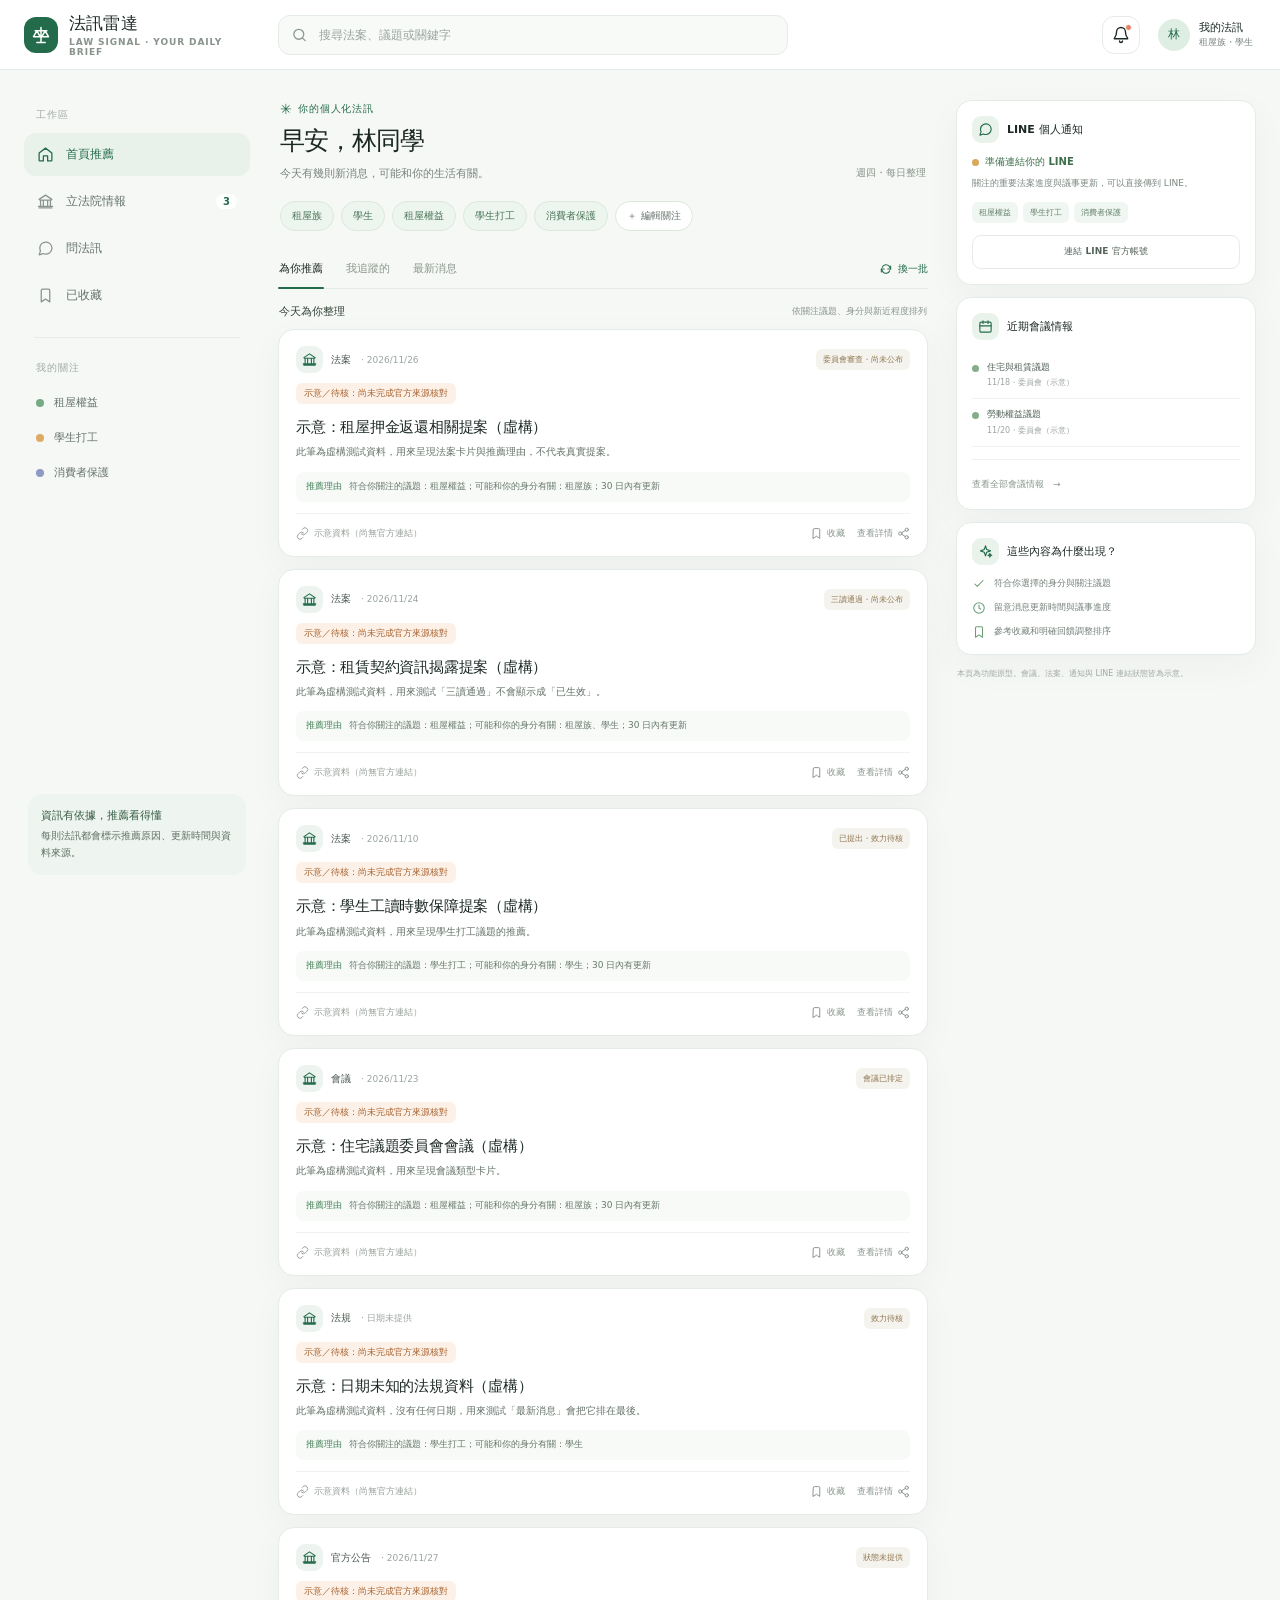
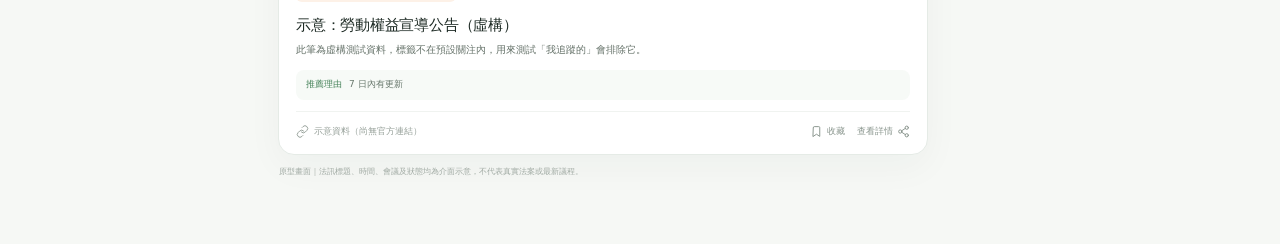
<file: prototype/index.html>
<!doctype html>
<html lang="zh-Hant">
<head>
  <meta charset="utf-8">
  <meta name="viewport" content="width=device-width, initial-scale=1">
  <meta name="theme-color" content="#f6f8f5">
  <title>法訊雷達｜你的個人化法訊首頁</title>
  <style>
    :root{font-family:Inter,"Noto Sans TC","PingFang TC",system-ui,sans-serif;color:#1c2923;background:#f6f8f5;font-synthesis:none;text-rendering:optimizeLegibility;--ink:#1c2923;--muted:#77837c;--line:#e5ebe6;--paper:#fff;--canvas:#f6f8f5;--green:#246b4b;--green2:#e9f3ec;--mint:#ccebd7;--yellow:#f4c875;--shadow:0 12px 36px #203b2b0a}
    *{box-sizing:border-box}body{margin:0;min-width:320px;background:var(--canvas)}button,input,textarea{font:inherit}button{cursor:pointer;color:inherit}button:focus-visible,input:focus-visible,textarea:focus-visible{outline:3px solid #72b78c;outline-offset:2px}svg{display:block;width:18px;height:18px;fill:none;stroke:currentColor;stroke-width:1.8;stroke-linecap:round;stroke-linejoin:round}.app{min-height:100vh}.topbar{height:70px;position:sticky;top:0;z-index:20;background:#ffffffed;backdrop-filter:blur(16px);border-bottom:1px solid var(--line);display:flex;align-items:center;gap:28px;padding:0 max(24px,calc((100vw - 1460px)/2))}.brand{width:226px;flex:none;display:flex;align-items:center;gap:11px;color:var(--ink);font-size:17px;font-weight:750;letter-spacing:.01em}.brand-mark{width:36px;height:36px;border-radius:12px;background:var(--green);color:#fff;display:grid;place-items:center}.brand-mark svg{width:20px;height:20px}.brand small{display:block;font-size:9px;letter-spacing:.1em;color:#87938b;font-weight:650;margin-top:2px}.searchbox{height:40px;max-width:510px;flex:1;position:relative}.searchbox svg{position:absolute;left:13px;top:11px;color:#8a968f;width:17px}.searchbox input{width:100%;height:100%;border:1px solid var(--line);background:#f8faf8;border-radius:12px;padding:0 16px 0 40px;font-size:12px;color:var(--ink)}.searchbox input::placeholder{color:#9aa49e}.top-actions{margin-left:auto;display:flex;align-items:center;gap:10px}.icon-button{width:38px;height:38px;border:1px solid var(--line);border-radius:12px;background:#fff;display:grid;place-items:center;position:relative}.icon-button:hover,.quiet-button:hover{background:#f1f6f2}.unread{position:absolute;right:7px;top:7px;width:7px;height:7px;background:#e58462;border:1px solid #fff;border-radius:50%}.profile-button{height:40px;border:0;background:transparent;display:flex;align-items:center;gap:9px;padding:0 3px 0 8px}.avatar{width:32px;height:32px;border-radius:50%;display:grid;place-items:center;background:#deeee3;color:var(--green);font-size:12px;font-weight:750}.profile-copy{text-align:left;font-size:11px;font-weight:700;line-height:1.35}.profile-copy span{display:block;color:var(--muted);font-size:9px;font-weight:500}.layout{width:min(1460px,100%);margin:0 auto;display:grid;grid-template-columns:226px minmax(0,650px) 300px;justify-content:center;gap:28px;padding:27px 24px 56px}.sidebar{position:sticky;top:96px;align-self:start;min-height:calc(100vh - 122px);display:flex;flex-direction:column}.side-label{font-size:10px;font-weight:700;color:#a1aaa4;letter-spacing:.1em;margin:11px 12px}.nav-list{display:grid;gap:4px}.nav-link{width:100%;display:flex;align-items:center;gap:12px;min-height:43px;padding:0 13px;border:0;border-radius:12px;background:transparent;text-align:left;color:#66746c;font-size:12px;font-weight:550}.nav-link svg{width:17px;height:17px;color:#89958e}.nav-link:hover{background:#edf3ee;color:var(--ink)}.nav-link.active{background:#e8f2eb;color:var(--green);font-weight:700}.nav-link.active svg{color:var(--green)}.nav-count{margin-left:auto;padding:2px 7px;background:#fff;border-radius:99px;color:var(--green);font-size:10px}.side-divider{height:1px;background:var(--line);margin:20px 10px 12px}.topic-shortcuts{display:grid;gap:2px}.topic-shortcut{display:flex;align-items:center;gap:10px;padding:9px 12px;color:#65736b;font-size:11px}.topic-color{width:8px;height:8px;border-radius:50%;background:#76aa82}.topic-shortcut:nth-child(2) .topic-color{background:#dfa966}.topic-shortcut:nth-child(3) .topic-color{background:#8e9ac2}.sidebar-spacer{flex:1}.sidebar-note{margin:18px 4px 0;padding:13px 13px 14px;background:#eef4ef;border-radius:14px;color:#5e7064;font-size:10px;line-height:1.65}.sidebar-note strong{display:block;color:#355d43;font-size:11px;margin-bottom:3px}.main{min-width:0}.view{display:none}.view.active{display:block}.welcome{padding:4px 2px 0}.eyebrow{display:flex;align-items:center;gap:6px;color:var(--green);font-size:10px;font-weight:750;letter-spacing:.07em}.eyebrow .sparkle{font-size:14px}.welcome-row{display:flex;justify-content:space-between;align-items:flex-end;gap:16px;margin-top:7px}.welcome h1{margin:0;font-size:25px;letter-spacing:-.04em;line-height:1.36;font-weight:760}.subcopy{margin:7px 0 0;color:var(--muted);font-size:11px;line-height:1.65}.date-label{flex:none;color:#87938b;font-size:10px;padding-bottom:3px}.identity-row{display:flex;align-items:center;gap:7px;overflow:auto;scrollbar-width:none;margin:18px 0 19px}.identity-row::-webkit-scrollbar{display:none}.pill{white-space:nowrap;border:1px solid #dce7de;color:#497456;background:#edf5ef;border-radius:30px;padding:7px 11px;font-size:10px;font-weight:650}.pill.subtle{background:#fff;color:#76837a;border-color:var(--line)}.pill.add{display:inline-flex;align-items:center;gap:4px;color:#68766e;background:#fff}.pill.add:hover{border-color:#a9cbb2;color:var(--green)}.feed-toolbar{display:flex;justify-content:space-between;align-items:center;border-bottom:1px solid var(--line);margin-bottom:15px}.tabs{display:flex;align-items:center;gap:21px}.tab{position:relative;border:0;background:transparent;padding:11px 1px 12px;color:#8a968e;font-size:11px;font-weight:600}.tab.selected{color:var(--ink);font-weight:750}.tab.selected:after{content:"";position:absolute;height:2px;bottom:-1px;left:0;right:0;background:var(--green);border-radius:4px}.refresh-button{border:0;background:transparent;color:var(--green);font-size:10px;font-weight:650;display:flex;align-items:center;gap:5px;padding:8px 0}.refresh-button svg{width:14px;height:14px}.feed-caption{display:flex;justify-content:space-between;align-items:center;margin:0 1px 10px;color:#88948c;font-size:9px}.feed-caption strong{font-size:11px;color:#33443a;font-weight:700}.feed-list{display:grid;gap:12px}.story{background:var(--paper);border:1px solid var(--line);border-radius:16px;padding:16px 17px 13px;box-shadow:var(--shadow);transition:transform .16s ease,border-color .16s ease}.story:hover{transform:translateY(-1px);border-color:#cbdace}.story-top{display:flex;align-items:center;gap:8px;min-width:0}.source-avatar{width:27px;height:27px;flex:none;display:grid;place-items:center;border-radius:9px;background:#edf4ef;color:var(--green)}.source-avatar svg{width:15px;height:15px}.source-name{font-size:10px;font-weight:700;color:#48564d}.story-time{color:#9aa49e;font-size:9px;margin-left:2px}.more-button{border:0;background:transparent;color:#9ba59e;margin-left:auto;padding:3px}.more-button svg{width:16px;height:16px}.story-tag{margin-left:auto;flex:none;background:#f5f3ed;color:#8e7650;border-radius:6px;padding:5px 7px;font-size:8px;font-weight:650}.story-title{font-size:15px;line-height:1.48;letter-spacing:-.015em;margin:12px 0 5px;font-weight:740}.story-summary{font-size:10px;color:#647168;line-height:1.75;margin:0}.relevance{margin-top:11px;background:#f7faf7;border-radius:8px;padding:8px 10px;display:flex;gap:7px;color:#66766b;font-size:9px;line-height:1.55}.relevance b{flex:none;color:#438057;font-weight:700}.story-meta{display:flex;align-items:center;justify-content:space-between;gap:10px;margin-top:11px;padding-top:10px;border-top:1px solid #f0f3f0;color:#96a099;font-size:9px}.source-meta{display:flex;align-items:center;gap:5px;min-width:0}.source-meta svg{width:13px;height:13px;flex:none}.source-meta span{overflow:hidden;text-overflow:ellipsis;white-space:nowrap}.story-actions{display:flex;align-items:center;gap:12px;flex:none}.text-action{border:0;background:transparent;color:#89958d;font-size:9px;padding:3px 0;display:inline-flex;align-items:center;gap:4px}.text-action svg{width:13px;height:13px}.text-action:hover,.text-action.saved{color:var(--green)}.story-hero{margin:12px 0 0;height:116px;border-radius:11px;overflow:hidden;position:relative;background:linear-gradient(120deg,#e7f2e9,#f8f0df)}.hero-shape{position:absolute;inset:0;display:flex;align-items:center;justify-content:flex-end;padding:0 27px;color:#367750}.hero-shape:before,.hero-shape:after{content:"";position:absolute;border:1px solid #97bea1;border-radius:50%}.hero-shape:before{width:148px;height:148px;right:42px;top:-54px}.hero-shape:after{width:102px;height:102px;right:65px;top:-30px}.hero-label{position:absolute;left:19px;top:21px;color:#345943;font-size:9px;letter-spacing:.1em;font-weight:750}.hero-title{position:absolute;left:19px;top:43px;color:#244833;font-size:16px;font-weight:750}.hero-mark{position:absolute;right:82px;top:30px;width:50px;height:56px;border:1.5px solid #60936c;border-radius:5px;background:#ffffff90;transform:rotate(6deg);display:grid;place-items:center}.hero-mark svg{width:25px;height:25px}.rail{padding-top:3px}.rail-card{background:#fff;border:1px solid var(--line);border-radius:15px;padding:15px;margin-bottom:12px;box-shadow:var(--shadow)}.rail-title{display:flex;align-items:center;gap:8px;font-size:11px;font-weight:750;margin:0 0 12px}.rail-icon{width:27px;height:27px;border-radius:9px;background:var(--green2);color:var(--green);display:grid;place-items:center}.rail-icon svg{width:15px;height:15px}.line-connected{display:flex;align-items:center;gap:6px;font-size:10px;font-weight:700;color:#3c6e49}.status-dot{width:7px;height:7px;border-radius:99px;background:#5da66e}.rail-copy{margin:7px 0 11px;color:#7a877e;font-size:9px;line-height:1.65}.notify-chips{display:flex;gap:5px;flex-wrap:wrap;margin-bottom:12px}.notify-chip{padding:5px 7px;border-radius:6px;background:#f0f6f1;color:#62806a;font-size:8px}.outline-button,.solid-button{width:100%;min-height:34px;border:1px solid var(--line);border-radius:9px;background:#fff;color:#54635a;font-size:9px;font-weight:650}.outline-button:hover{border-color:#b9d1bf;color:var(--green)}.solid-button{background:var(--green);border-color:var(--green);color:#fff}.solid-button:hover{background:#1d5d3f}.rail-divider{height:1px;background:#eff2ef;margin:12px 0}.agenda-item{display:flex;gap:8px;padding:9px 0;border-bottom:1px solid #f0f3f0}.agenda-item:last-child{padding-bottom:0;border-bottom:0}.agenda-dot{width:7px;height:7px;border-radius:50%;background:#85ad8c;flex:none;margin-top:4px}.agenda-name{font-size:9px;line-height:1.5;color:#4f5f55}.agenda-date{display:block;margin-top:3px;color:#9ba59e;font-size:8px}.reason-list{display:grid;gap:10px}.reason-item{display:flex;align-items:flex-start;gap:8px;color:#748078;font-size:9px;line-height:1.5}.reason-item svg{width:14px;height:14px;flex:none;color:#6b9d76}.fine-print{font-size:8px;line-height:1.65;color:#a0aaa3;margin:10px 1px}.page-heading{margin:6px 0 16px}.page-heading h1{font-size:23px;line-height:1.4;margin:0;letter-spacing:-.035em}.page-heading p{font-size:11px;color:var(--muted);line-height:1.65;margin:5px 0 0}.section-card{background:#fff;border:1px solid var(--line);border-radius:15px;padding:17px;margin:12px 0;box-shadow:var(--shadow)}.section-card h2{margin:0 0 5px;font-size:13px}.section-card p{color:#78847c;font-size:10px;line-height:1.7;margin:0}.section-toolbar{display:flex;align-items:center;justify-content:space-between;gap:10px;margin-bottom:10px}.section-toolbar h2{margin:0}.select-small{padding:7px 9px;border:1px solid var(--line);border-radius:8px;background:#fff;color:#637068;font-size:9px}.agenda-list,.bill-list{display:grid}.agenda-line,.bill-line{display:flex;gap:12px;align-items:flex-start;padding:13px 0;border-top:1px solid #eff2ef}.agenda-datebox{width:44px;flex:none;text-align:center;background:#f1f6f1;border-radius:9px;padding:7px 2px;color:#477452;font-size:9px;font-weight:700}.agenda-datebox span{display:block;color:#8a998d;font-size:8px;margin-top:2px;font-weight:500}.agenda-line h3,.bill-line h3{margin:0 0 4px;font-size:10px;line-height:1.55}.agenda-line p,.bill-line p{margin:0;color:#839087;font-size:9px;line-height:1.55}.status-label{display:inline-flex;margin-top:6px;padding:4px 6px;border-radius:5px;background:#f5f3ed;color:#92794e;font-size:8px}.status-label.green{background:#edf5ef;color:#5a8762}.info-banner{padding:11px 13px;background:#f1f6f1;border-radius:10px;color:#6e7c72;font-size:9px;line-height:1.6;margin-bottom:12px}.chat-wrap{min-height:510px;display:flex;flex-direction:column;background:white;border:1px solid var(--line);border-radius:16px;overflow:hidden;box-shadow:var(--shadow)}.chat-head{padding:15px 17px;display:flex;align-items:center;gap:10px;border-bottom:1px solid #eff2ef}.bot-icon{width:34px;height:34px;display:grid;place-items:center;border-radius:11px;background:#e9f3ec;color:var(--green)}.bot-icon svg{width:18px;height:18px}.chat-head strong{font-size:11px}.chat-head small{display:block;color:#89958d;font-size:9px;margin-top:3px}.chat-log{padding:18px;flex:1;display:flex;flex-direction:column;gap:13px}.chat-welcome{max-width:86%;padding:12px 13px;border-radius:4px 12px 12px 12px;background:#f2f6f2;color:#5a685f;font-size:10px;line-height:1.75}.chat-welcome b{display:block;font-size:11px;color:#34483a;margin-bottom:3px}.prompt-row{display:flex;flex-wrap:wrap;gap:6px;margin-top:3px}.prompt-chip{padding:7px 9px;background:#fff;border:1px solid var(--line);border-radius:99px;color:#5c7462;font-size:9px}.prompt-chip:hover{background:#eff6f0}.chat-message{max-width:86%;align-self:flex-end;padding:10px 12px;background:#e8f2eb;border-radius:12px 4px 12px 12px;font-size:10px;line-height:1.7;color:#395744}.chat-answer{max-width:92%;padding:12px 13px;background:#f2f6f2;border-radius:4px 12px 12px 12px;color:#5b6b60;font-size:10px;line-height:1.75}.answer-source{display:block;border-top:1px solid #e2eae3;margin-top:9px;padding-top:8px;color:#4d7959;font-size:9px}.chat-compose{padding:12px;border-top:1px solid #eff2ef;display:flex;gap:8px}.chat-compose input{min-width:0;flex:1;height:38px;border:1px solid var(--line);border-radius:10px;padding:0 12px;font-size:10px}.send-button{width:39px;height:38px;border:0;border-radius:10px;background:var(--green);color:#fff;display:grid;place-items:center}.send-button svg{width:16px;height:16px}.chat-disclaimer{padding:0 15px 12px;text-align:center;color:#a0aaa3;font-size:8px}.saved-empty{padding:48px 20px;text-align:center;background:white;border:1px dashed #d7e2d9;border-radius:15px;color:#849087}.saved-empty svg{width:26px;height:26px;margin:0 auto 10px;color:#7ca287}.saved-empty strong{display:block;color:#53635a;font-size:12px;margin-bottom:5px}.saved-empty p{margin:0;font-size:9px}.settings-grid{display:grid;grid-template-columns:1fr 1fr;gap:12px}.setting-tile{padding:13px;border:1px solid var(--line);border-radius:12px;background:#fff}.setting-tile strong{font-size:10px;display:block;margin-bottom:4px}.setting-tile span{font-size:9px;color:#839087;line-height:1.5}.switch-row{display:flex;align-items:center;justify-content:space-between;gap:10px;padding:12px 0;border-top:1px solid #eff2ef;font-size:10px;color:#66746b}.switch{appearance:none;width:32px;height:18px;border-radius:99px;background:#dce3dd;position:relative;transition:.18s}.switch:before{content:"";position:absolute;width:14px;height:14px;left:2px;top:2px;border-radius:50%;background:#fff;box-shadow:0 1px 3px #0002;transition:.18s}.switch:checked{background:#4d9462}.switch:checked:before{transform:translateX(14px)}.toast{position:fixed;bottom:24px;left:50%;z-index:60;transform:translate(-50%,12px);opacity:0;pointer-events:none;background:#263d2e;color:#fff;border-radius:10px;padding:10px 15px;font-size:10px;box-shadow:0 8px 30px #17271c30;transition:.2s}.toast.show{opacity:1;transform:translate(-50%,0)}.modal-backdrop{position:fixed;inset:0;z-index:40;background:#14231b70;display:none;align-items:center;justify-content:center;padding:20px}.modal-backdrop.open{display:flex}.modal{width:min(520px,100%);max-height:min(86vh,760px);overflow:auto;background:#fff;border-radius:18px;padding:21px;box-shadow:0 24px 70px #0a1d1050}.modal-top{display:flex;align-items:flex-start;justify-content:space-between;gap:14px}.modal-top h2{font-size:17px;margin:0}.modal-top p{font-size:10px;color:#829087;line-height:1.65;margin:6px 0 0}.modal-close{width:30px;height:30px;border:0;border-radius:9px;background:#f2f5f2;display:grid;place-items:center}.modal-close svg{width:15px;height:15px}.option-group{margin:20px 0 0}.option-group h3{font-size:10px;color:#56665c;margin:0 0 9px}.option-grid{display:flex;flex-wrap:wrap;gap:7px}.option-chip{border:1px solid var(--line);background:#fff;color:#69766e;border-radius:99px;padding:8px 11px;font-size:9px}.option-chip.selected{border-color:#b7d2bd;background:#edf5ef;color:#3d754b}.modal-footer{display:flex;justify-content:flex-end;gap:8px;margin-top:22px}.modal-footer button{width:auto;min-width:92px;padding:0 13px}.detail-source{margin-top:14px;border:1px solid #e7eee8;border-radius:10px;padding:11px;color:#6e7c72;font-size:9px;line-height:1.7}.detail-source b{color:#486b50}.mobile-bottom{display:none}
    @media(max-width:1190px){.layout{grid-template-columns:196px minmax(0,650px) 270px;gap:18px;padding-left:18px;padding-right:18px}.brand{width:196px}.rail{font-size:95%}}
    @media(max-width:1000px){.layout{grid-template-columns:190px minmax(0,680px);max-width:920px}.rail{grid-column:2;display:grid;grid-template-columns:1fr 1fr;gap:10px;padding-top:0}.rail-card{margin:0}.fine-print{grid-column:1/-1}.brand{width:190px}}
    @media(max-width:680px){.topbar{height:60px;padding:0 14px;gap:10px}.brand{width:auto;min-width:0;font-size:14px}.brand-mark{width:33px;height:33px}.brand small{display:none}.searchbox{display:none}.top-actions{gap:6px}.profile-copy{display:none}.profile-button{padding:0 0 0 2px}.icon-button{width:35px;height:35px}.layout{display:block;padding:18px 13px 82px}.sidebar{display:none}.main{width:100%}.welcome h1{font-size:22px}.welcome-row{align-items:flex-start}.date-label{display:none}.identity-row{margin:14px 0 15px}.tabs{gap:17px}.tab{font-size:10px}.story{padding:14px 13px 12px}.story-title{font-size:14px}.story-summary{font-size:10px}.story-actions{gap:8px}.rail{display:grid;grid-template-columns:1fr;margin-top:15px}.rail-card{padding:14px}.mobile-bottom{position:fixed;bottom:0;left:0;right:0;height:61px;padding:5px 12px max(5px,env(safe-area-inset-bottom));display:flex;justify-content:space-around;background:#ffffffed;backdrop-filter:blur(14px);border-top:1px solid var(--line);z-index:25}.mobile-bottom button{border:0;background:transparent;color:#869189;display:flex;flex-direction:column;align-items:center;justify-content:center;gap:3px;min-width:57px;font-size:8px}.mobile-bottom button.active{color:var(--green);font-weight:700}.mobile-bottom svg{width:18px;height:18px}.page-heading h1{font-size:21px}.settings-grid{grid-template-columns:1fr}.chat-wrap{min-height:calc(100vh - 210px)}.story-hero{height:105px}}
    @media(prefers-reduced-motion:reduce){*,*:before,*:after{scroll-behavior:auto!important;transition:none!important}}
    .pending-badge{display:inline-block;margin-top:10px;padding:4px 8px;border-radius:6px;background:#fdf1e7;color:#a5622f;font-size:9px;font-weight:700}.story-top{flex-wrap:wrap}.source-meta a{color:var(--green)}.empty-action{width:auto;margin-top:12px;padding:0 14px}
    .mobile-search{display:none;position:relative;margin:0 0 14px}.mobile-search svg{position:absolute;left:13px;top:12px;width:17px;color:#8a968f}.mobile-search input{width:100%;height:42px;border:1px solid var(--line);background:#fff;border-radius:12px;padding:0 14px 0 40px;font-size:16px;color:var(--ink)}
    @media(max-width:680px){.mobile-search{display:block}}
  </style>
</head>
<body>
  <svg aria-hidden="true" style="position:absolute;width:0;height:0;overflow:hidden">
    <symbol id="i-scale" viewBox="0 0 24 24"><path d="M12 3v18M5 7h14M7 7l-4 7h8L7 7Zm10 0-4 7h8l-4-7ZM7 21h10"/></symbol>
    <symbol id="i-home" viewBox="0 0 24 24"><path d="m3 10 9-7 9 7v10a1 1 0 0 1-1 1h-5v-7H9v7H4a1 1 0 0 1-1-1z"/></symbol>
    <symbol id="i-landmark" viewBox="0 0 24 24"><path d="m3 9 9-6 9 6M4 10h16M5 10v9m4-9v9m6-9v9m4-9v9M3 21h18M2 19h20"/></symbol>
    <symbol id="i-message" viewBox="0 0 24 24"><path d="M21 11.5a8.4 8.4 0 0 1-.9 3.8 8.5 8.5 0 0 1-7.6 4.7 8.4 8.4 0 0 1-3.8-.9L3 21l1.9-5.7a8.4 8.4 0 0 1-.9-3.8 8.5 8.5 0 0 1 4.7-7.6 8.4 8.4 0 0 1 3.8-.9h.5a8.5 8.5 0 0 1 8 8z"/></symbol>
    <symbol id="i-bookmark" viewBox="0 0 24 24"><path d="M6 4.8A1.8 1.8 0 0 1 7.8 3h8.4A1.8 1.8 0 0 1 18 4.8V21l-6-4-6 4z"/></symbol>
    <symbol id="i-bell" viewBox="0 0 24 24"><path d="M18 8a6 6 0 0 0-12 0c0 7-3 7-3 9h18c0-2-3-2-3-9m-8 12a2 2 0 0 0 4 0"/></symbol>
    <symbol id="i-search" viewBox="0 0 24 24"><circle cx="11" cy="11" r="7"/><path d="m20 20-4-4"/></symbol>
    <symbol id="i-refresh" viewBox="0 0 24 24"><path d="M20 7v5h-5M4 17v-5h5"/><path d="M5.6 9a7 7 0 0 1 11.7-2L20 12M4 12l2.7 5a7 7 0 0 0 11.7-2"/></symbol>
    <symbol id="i-more" viewBox="0 0 24 24"><circle cx="5" cy="12" r="1"/><circle cx="12" cy="12" r="1"/><circle cx="19" cy="12" r="1"/></symbol>
    <symbol id="i-clock" viewBox="0 0 24 24"><circle cx="12" cy="12" r="9"/><path d="M12 7v5l3 2"/></symbol>
    <symbol id="i-share" viewBox="0 0 24 24"><circle cx="18" cy="5" r="3"/><circle cx="6" cy="12" r="3"/><circle cx="18" cy="19" r="3"/><path d="m8.7 10.7 6.6-4.4m-6.6 7 6.6 4.4"/></symbol>
    <symbol id="i-send" viewBox="0 0 24 24"><path d="m22 2-7 20-4-9-9-4zM22 2 11 13"/></symbol>
    <symbol id="i-sparkles" viewBox="0 0 24 24"><path d="m12 3 1.9 5.8L20 11l-6.1 2.2L12 19l-2-5.8L4 11l6-2.2L12 3Zm7 12 .9 2.1L22 18l-2.1.9L19 21l-.9-2.1L16 18l2.1-.9L19 15Z"/></symbol>
    <symbol id="i-check" viewBox="0 0 24 24"><path d="m5 12 4 4L19 6"/></symbol>
    <symbol id="i-calendar" viewBox="0 0 24 24"><rect x="3" y="5" width="18" height="16" rx="2"/><path d="M16 3v4M8 3v4M3 11h18"/></symbol>
    <symbol id="i-x" viewBox="0 0 24 24"><path d="m18 6-12 12M6 6l12 12"/></symbol>
    <symbol id="i-link" viewBox="0 0 24 24"><path d="M10 13a5 5 0 0 0 7.1 0l3-3A5 5 0 0 0 13 2.9l-1.7 1.7M14 11a5 5 0 0 0-7.1 0l-3 3a5 5 0 0 0 7.1 7.1l1.7-1.7"/></symbol>
    <symbol id="i-info" viewBox="0 0 24 24"><circle cx="12" cy="12" r="10"/><path d="M12 16v-4m0-4h.01"/></symbol>
  </svg>
  <div class="app">
    <header class="topbar">
      <div class="brand"><span class="brand-mark"><svg><use href="#i-scale"/></svg></span><span>法訊雷達<small>LAW SIGNAL · YOUR DAILY BRIEF</small></span></div>
      <label class="searchbox"><svg><use href="#i-search"/></svg><input id="search-input" type="search" placeholder="搜尋法案、議題或關鍵字" aria-label="搜尋法訊"></label>
      <div class="top-actions">
        <button class="icon-button" type="button" aria-label="查看通知" data-view="notifications"><svg><use href="#i-bell"/></svg><span class="unread"></span></button>
        <button class="profile-button" type="button" data-view="settings"><span class="avatar">林</span><span class="profile-copy">我的法訊<span>租屋族・學生</span></span></button>
      </div>
    </header>
    <div class="layout">
      <aside class="sidebar" aria-label="主要導覽">
        <p class="side-label">工作區</p>
        <nav class="nav-list">
          <button class="nav-link active" data-view="home"><svg><use href="#i-home"/></svg>首頁推薦</button>
          <button class="nav-link" data-view="legislature"><svg><use href="#i-landmark"/></svg>立法院情報<span class="nav-count">3</span></button>
          <button class="nav-link" data-view="chat"><svg><use href="#i-message"/></svg>問法訊</button>
          <button class="nav-link" data-view="saved"><svg><use href="#i-bookmark"/></svg>已收藏<span class="nav-count saved-count" hidden>0</span></button>
        </nav>
        <div class="side-divider"></div>
        <p class="side-label">我的關注</p>
        <div class="topic-shortcuts" id="sidebar-topics"><div class="topic-shortcut"><span class="topic-color"></span>租屋權益</div><div class="topic-shortcut"><span class="topic-color"></span>學生打工</div><div class="topic-shortcut"><span class="topic-color"></span>消費者保護</div></div>
        <div class="sidebar-spacer"></div>
        <div class="sidebar-note"><strong>資訊有依據，推薦看得懂</strong>每則法訊都會標示推薦原因、更新時間與資料來源。</div>
      </aside>
      <main class="main">
        <section class="view active" id="view-home">
          <div class="welcome">
            <div class="eyebrow"><span class="sparkle">✳</span>你的個人化法訊</div>
            <div class="welcome-row"><div><h1>早安，林同學</h1><p class="subcopy">今天有幾則新消息，可能和你的生活有關。</p></div><span class="date-label">週四・每日整理</span></div>
            <div class="identity-row" id="identity-row"><span class="pill">租屋族</span><span class="pill">學生</span><span class="pill">學生打工</span><button class="pill add" data-open-interests><span>＋</span> 編輯關注</button></div>
          </div>
          <label class="mobile-search"><svg><use href="#i-search"/></svg><input id="mobile-search-input" type="search" placeholder="搜尋法案、議題或關鍵字" aria-label="搜尋法訊"></label>
          <div class="feed-toolbar"><div class="tabs" role="tablist" aria-label="法訊資訊流"><button class="tab selected" data-feed="for-you" role="tab" aria-selected="true">為你推薦</button><button class="tab" data-feed="following" role="tab" aria-selected="false">我追蹤的</button><button class="tab" data-feed="latest" role="tab" aria-selected="false">最新消息</button></div><button class="refresh-button" id="refresh-feed"><svg><use href="#i-refresh"/></svg>換一批</button></div>
          <div class="feed-caption"><strong id="feed-title">今天為你整理</strong><span id="feed-subtitle">依關注身分、相關程度與新近程度排列</span></div>
          <div class="feed-list" id="feed-list"></div>
          <p class="fine-print">原型畫面｜法訊標題、時間、會議及狀態均為介面示意，不代表真實法案或最新議程。</p>
        </section>
        <section class="view" id="view-legislature">
          <div class="page-heading"><div class="eyebrow"><svg style="width:13px;height:13px"><use href="#i-landmark"/></svg>議事追蹤</div><h1>立法院情報</h1><p>把會議、議程與提案進度整理成好讀的重點。</p></div>
          <div class="info-banner"><b>原型示意資料</b>　目前未串接立法院即時資料；正式版將顯示資料更新時間與官方來源連結。</div>
          <section class="section-card"><div class="section-toolbar"><h2>近期會議</h2><select class="select-small" aria-label="會議類型"><option>全部會議</option><option>委員會</option><option>院會</option></select></div><div class="agenda-list">
            <article class="agenda-line"><div class="agenda-datebox">11/18<span>週三・示意</span></div><div><h3>租賃與住宅相關議題｜委員會會議</h3><p>會議議程摘要尚待官方資料串接，關注議題：租屋權益。</p><span class="status-label">議程待確認</span></div></article>
            <article class="agenda-line"><div class="agenda-datebox">11/20<span>週五・示意</span></div><div><h3>勞動權益相關議題｜委員會會議</h3><p>會議重點、提案清單與逐字紀錄將在正式版提供。</p><span class="status-label green">可能與你有關</span></div></article>
            <article class="agenda-line"><div class="agenda-datebox">11/24<span>週二・示意</span></div><div><h3>消費者保護相關議題｜院會</h3><p>示意議程項目，用來呈現個人關注與會議的關聯。</p><span class="status-label">議程待確認</span></div></article>
          </div></section>
          <section class="section-card"><div class="section-toolbar"><h2>法案與政策進度</h2><select class="select-small" aria-label="進度篩選"><option>全部進度</option><option>審查中</option><option>已三讀</option></select></div><div class="bill-list">
            <article class="bill-line"><span class="source-avatar"><svg><use href="#i-landmark"/></svg></span><div><h3>租屋權益相關提案（示意名稱）</h3><p>最近動態：委員會審查資訊待串接｜資料來源欄位會連至官方紀錄</p><span class="status-label">審查進度示意</span></div></article>
            <article class="bill-line"><span class="source-avatar"><svg><use href="#i-landmark"/></svg></span><div><h3>勞動保障相關提案（示意名稱）</h3><p>最近動態：提案與會議紀錄待串接｜尚無即時資料</p><span class="status-label green">符合學生打工關注</span></div></article>
          </div></section>
        </section>
        <section class="view" id="view-chat">
          <div class="page-heading"><div class="eyebrow"><svg style="width:13px;height:13px"><use href="#i-sparkles"/></svg>有來源的法律資訊</div><h1>問法訊</h1><p>回答應附官方依據；資料不足時，會清楚告訴你目前無法確認。</p></div>
          <div class="chat-wrap"><div class="chat-head"><span class="bot-icon"><svg><use href="#i-sparkles"/></svg></span><div><strong>法訊小幫手</strong><small>來源核對模式・原型示意</small></div></div><div class="chat-log" id="chat-log"><div class="chat-welcome"><b>你好，我可以幫你整理法規與議事資訊。</b>為了避免答錯，我會以可查證的官方資料回答，並附上來源。這個原型還沒有連接資料庫，以下互動只展示預期流程。<div class="prompt-row"><button class="prompt-chip">租屋相關提案目前有什麼進度？</button><button class="prompt-chip">回答會附上哪些資料來源？</button></div></div></div><form class="chat-compose" id="chat-form"><input id="chat-input" type="text" placeholder="輸入你的問題，例如：這則法訊和我有什麼關係？" autocomplete="off" aria-label="輸入問題"><button class="send-button" aria-label="送出問題"><svg><use href="#i-send"/></svg></button></form><div class="chat-disclaimer">原型示範不構成法律意見；實際答案需依官方資料、日期與個案情況確認。</div></div>
        </section>
        <section class="view" id="view-saved">
          <div class="page-heading"><div class="eyebrow"><svg style="width:13px;height:13px"><use href="#i-bookmark"/></svg>稍後閱讀</div><h1>已收藏</h1><p>把重要法訊留在這裡，方便回來追蹤。</p></div><div id="saved-list"></div>
        </section>
        <section class="view" id="view-settings">
          <div class="page-heading"><div class="eyebrow"><svg style="width:13px;height:13px"><use href="#i-check"/></svg>個人化設定</div><h1>我的法訊</h1><p>調整你關心的身分與主題，讓首頁推薦更貼近你的需要。</p></div>
          <section class="section-card"><div class="section-toolbar"><h2>我的身分與關注</h2><button class="outline-button" style="width:auto;padding:0 12px" data-open-interests>編輯標籤</button></div><div class="identity-row" id="settings-tags" style="margin:5px 0 0"></div></section>
          <section class="section-card"><h2>LINE 官方帳號通知</h2><p style="margin:5px 0 10px">連結後可將符合你關注標籤的重要更新傳到 LINE。此按鈕目前為互動示意，尚未連接 LINE API。</p><div class="switch-row"><span id="line-status-text">尚未連結 LINE 帳號</span><button class="outline-button" style="width:auto;padding:0 12px" id="connect-line">連結 LINE（示意）</button></div><div class="switch-row"><span>重要法案狀態更新</span><input type="checkbox" class="switch" checked aria-label="重要法案狀態更新通知"></div><div class="switch-row"><span>相關會議與議程提醒</span><input type="checkbox" class="switch" checked aria-label="相關會議提醒"></div><div class="switch-row"><span>每週法訊摘要</span><input type="checkbox" class="switch" aria-label="每週法訊摘要"></div></section>
          <section class="section-card"><h2>推薦會參考哪些訊號？</h2><div class="settings-grid" style="margin-top:11px"><div class="setting-tile"><strong>我的身分與關注標籤</strong><span>你主動選擇要追蹤的生活情境與議題。</span></div><div class="setting-tile"><strong>消息的時間與進度</strong><span>新近更新、會議日期與議題狀態。</span></div><div class="setting-tile"><strong>我收藏與回饋的內容</strong><span>幫助調整排序，也能隨時管理收藏。</span></div><div class="setting-tile"><strong>清楚說明推薦原因</strong><span>每則推薦都展示與你相關的原因。</span></div></div></section>
        </section>
        <section class="view" id="view-notifications">
          <div class="page-heading"><div class="eyebrow"><svg style="width:13px;height:13px"><use href="#i-bell"/></svg>通知中心</div><h1>你的法訊提醒</h1><p>重要更新會依你設定的關注標籤整理。</p></div><div class="section-card"><h2>最近通知</h2><div class="agenda-list"><article class="agenda-line"><span class="source-avatar"><svg><use href="#i-sparkles"/></svg></span><div><h3>有一則租屋相關法訊值得查看</h3><p>依你關注的「租屋權益」標籤整理｜示意通知</p><span class="status-label">原型訊息</span></div></article><article class="agenda-line"><span class="source-avatar"><svg><use href="#i-calendar"/></svg></span><div><h3>本週有與學生打工相關的議程更新</h3><p>會議與法案資訊待官方資料串接｜示意通知</p><span class="status-label">原型訊息</span></div></article></div></div><button class="outline-button" data-view="settings">管理通知偏好</button></section>
      </main>
      <aside class="rail" aria-label="法訊個人化資訊">
        <section class="rail-card"><h2 class="rail-title"><span class="rail-icon"><svg><use href="#i-message"/></svg></span>LINE 個人通知</h2><div class="line-connected" id="rail-line-status"><span class="status-dot"></span>準備連結你的 LINE</div><p class="rail-copy">關注的重要法案進度與議事更新，可以直接傳到 LINE。</p><div class="notify-chips" id="rail-notify-chips"><span class="notify-chip">租屋權益</span><span class="notify-chip">學生打工</span></div><button class="outline-button" id="rail-line-button">連結 LINE 官方帳號</button></section>
        <section class="rail-card"><h2 class="rail-title"><span class="rail-icon"><svg><use href="#i-calendar"/></svg></span>近期會議情報</h2><div class="agenda-item"><span class="agenda-dot"></span><div class="agenda-name">住宅與租賃議題<span class="agenda-date">11/18・委員會（示意）</span></div></div><div class="agenda-item"><span class="agenda-dot"></span><div class="agenda-name">勞動權益議題<span class="agenda-date">11/20・委員會（示意）</span></div></div><div class="rail-divider"></div><button class="text-action" data-view="legislature">查看全部會議情報　→</button></section>
        <section class="rail-card"><h2 class="rail-title"><span class="rail-icon"><svg><use href="#i-sparkles"/></svg></span>這些內容為什麼出現？</h2><div class="reason-list"><div class="reason-item"><svg><use href="#i-check"/></svg><span>符合你選擇的身分與關注議題</span></div><div class="reason-item"><svg><use href="#i-clock"/></svg><span>留意消息更新時間與議事進度</span></div><div class="reason-item"><svg><use href="#i-bookmark"/></svg><span>參考收藏和明確回饋調整排序</span></div></div></section>
        <p class="fine-print">本頁為功能原型。會議、法案、通知與 LINE 連結狀態皆為示意。</p>
      </aside>
    </div>
    <nav class="mobile-bottom" aria-label="手機版導覽"><button class="active" data-view="home"><svg><use href="#i-home"/></svg>首頁</button><button data-view="legislature"><svg><use href="#i-landmark"/></svg>議事</button><button data-view="chat"><svg><use href="#i-message"/></svg>問法訊</button><button data-view="saved"><svg><use href="#i-bookmark"/></svg>收藏</button><button data-view="settings"><svg><use href="#i-check"/></svg>我的</button></nav>
  </div>
  <div class="modal-backdrop" id="interest-modal" role="dialog" aria-modal="true" aria-labelledby="interest-title"><div class="modal"><div class="modal-top"><div><h2 id="interest-title">編輯你的關注</h2><p>選擇與你相關的身分和主題，首頁會依此調整推薦。設定只儲存在這台裝置。</p></div><button class="modal-close" data-close-modal aria-label="關閉"><svg><use href="#i-x"/></svg></button></div><div class="option-group"><h3>我的身分</h3><div class="option-grid" data-group="identity"><button class="option-chip selected">租屋族</button><button class="option-chip selected">學生</button><button class="option-chip">勞工</button><button class="option-chip">新手爸媽</button><button class="option-chip">小型商家</button><button class="option-chip">照顧者</button></div></div><div class="option-group"><h3>我關注的議題</h3><div class="option-grid" data-group="topics"><button class="option-chip selected">租屋權益</button><button class="option-chip selected">學生打工</button><button class="option-chip selected">消費者保護</button><button class="option-chip">勞動保障</button><button class="option-chip">個資與數位權益</button><button class="option-chip">交通安全</button></div></div><div class="modal-footer"><button class="outline-button" data-close-modal>取消</button><button class="solid-button" id="save-interests">儲存設定</button></div></div></div>
  <div class="modal-backdrop" id="detail-modal" role="dialog" aria-modal="true" aria-labelledby="detail-title"><div class="modal"><div class="modal-top"><div><h2 id="detail-title">法訊詳細內容</h2><p id="detail-desc"></p></div><button class="modal-close" data-close-modal aria-label="關閉"><svg><use href="#i-x"/></svg></button></div><div class="detail-source" id="detail-source"></div><div class="modal-footer"><button class="outline-button" data-close-modal>關閉</button><button class="solid-button" id="detail-save">收藏這則法訊</button></div></div></div>
  <div class="toast" id="toast" role="status" aria-live="polite"></div>
  <script src="demo-items.js"></script>
  <script src="recommendation.js"></script>
  <script>
    const newsItems=window.DEMO_NEWS_ITEMS||[];
    const RECORD_TYPES={bill:"法案",meeting:"會議",regulation:"法規",official_notice:"官方公告"};
    const BILL_STAGES={proposed:"已提出",first_reading:"一讀／交付審查",committee_review:"委員會審查",party_negotiation:"黨團協商",second_reading:"二讀",third_reading_passed:"三讀通過",executive_reconsideration:"覆議程序",legislative_reconsideration:"復議程序",rejected:"未通過／不予審議",withdrawn:"撤回",unknown:"狀態待核"};
    const LEGAL_EFFECTS={not_promulgated:"尚未公布",promulgated_effective_date_pending:"已公布，施行日待確認",effective:"已施行",repealed_or_expired:"已廢止／失效",unknown:"效力待核",not_applicable:"不適用"};
    const MEETING_STATUS={scheduled:"已排定",held:"已舉行",postponed:"延期",cancelled:"取消",unknown:"待核"};    const feedModes={"for-you":{title:"今天為你整理",subtitle:"依關注議題、身分與新近程度排列"},following:{title:"你追蹤的議題",subtitle:"只顯示符合你議題或身分標籤的內容，依更新時間排列"},latest:{title:"最新法訊",subtitle:"依更新時間排列，沒有日期的排最後"}};
    const saved=new Set(JSON.parse(localStorage.getItem("lawradar-saved")||"[]"));
    const defaults={identity:["租屋族","學生"],topics:["租屋權益","學生打工","消費者保護"]};
    let interests=JSON.parse(localStorage.getItem("lawradar-interests")||"null")||defaults;
    let activeFeed="for-you",refresh=0,lineConnected=localStorage.getItem("lawradar-line")==="yes",detailStory=null,toastTimer;
    const $=(s,r=document)=>r.querySelector(s), $$=(s,r=document)=>Array.from(r.querySelectorAll(s));
    const icon=(name)=>`<svg aria-hidden="true"><use href="#i-${name}"/></svg>`;
    function esc(value){return String(value).replace(/[&<>"']/g,c=>({"&":"&amp;","<":"&lt;",">":"&gt;",'"':"&quot;","'":"&#39;"}[c]))}
    function showToast(message){const el=$("#toast");el.textContent=message;el.classList.add("show");clearTimeout(toastTimer);toastTimer=setTimeout(()=>el.classList.remove("show"),2400)}
    function formatTime(item){
      const t=LawRadarRanking.getTime(item);
      if(t===null)return "日期未提供";
      const d=new Date(t);
      return `${d.getFullYear()}/${d.getMonth()+1}/${d.getDate()}`;
    }
    function statusText(item){
      const parts=[];
      if(item.billStage)parts.push(BILL_STAGES[item.billStage]||item.billStage);
      if(item.legalEffect)parts.push(LEGAL_EFFECTS[item.legalEffect]||item.legalEffect);
      if(item.meetingStatus)parts.push("會議"+(MEETING_STATUS[item.meetingStatus]||item.meetingStatus));
      if(item.sourceStatusText)parts.push(item.sourceStatusText);
      return parts.length?parts.join("・"):"狀態未提供";
    }
    function currentProfile(){
      return {topicTags:interests.topics,audienceTags:interests.identity};
    }
    function tagReasons(item){
      const p=currentProfile();
      const tags=item.topicTags.filter(t=>p.topicTags.includes(t)).concat(item.audienceTags.filter(t=>p.audienceTags.includes(t)));
      return tags.length?["符合你追蹤的："+tags.join("、")]:[];
    }
    function renderStories(entries,target){
      target.innerHTML=entries.map(entry=>{
        const s=entry.item;
        const reasons=(entry.reasons||[]).join("；");
        const sourceName=esc(s.source.organization||"來源未提供");
        const sourceHtml=s.source.url?`<a href="${esc(s.source.url)}" target="_blank" rel="noopener">${sourceName}</a>`:`${sourceName}（尚無官方連結）`;
        return `<article class="story" data-story="${esc(s.id)}">
          <div class="story-top"><span class="source-avatar">${icon("landmark")}</span><span class="source-name">${esc(RECORD_TYPES[s.recordType]||s.recordType)}</span><span class="story-time">· ${esc(formatTime(s))}</span><span class="story-tag">${esc(statusText(s))}</span></div>
          ${LawRadarRanking.isUnverified(s)?`<span class="pending-badge">示意／待核：尚未完成官方來源核對</span>`:""}
          <h2 class="story-title">${esc(s.title)}</h2>
          <p class="story-summary">${esc(s.summary)}</p>
          ${reasons?`<div class="relevance"><b>推薦理由</b><span>${esc(reasons)}</span></div>`:""}
          <div class="story-meta"><span class="source-meta">${icon("link")}<span>${sourceHtml}</span></span><span class="story-actions"><button class="text-action ${saved.has(s.id)?"saved":""}" data-save="${esc(s.id)}">${icon("bookmark")}${saved.has(s.id)?"已收藏":"收藏"}</button><button class="text-action" data-detail="${esc(s.id)}">查看詳情 ${icon("share")}</button></span></div>
        </article>`;
      }).join("");
    }
    function getFeedEntries(){
      const profile=currentProfile();
      let entries;
      if(activeFeed==="for-you"){
        entries=LawRadarRanking.rankNewsItems(newsItems,profile,new Date());
      }else if(activeFeed==="following"){
        entries=LawRadarRanking.followingNewsItems(newsItems,profile).map(item=>({item,reasons:tagReasons(item)}));
      }else{
        entries=LawRadarRanking.latestNewsItems(newsItems).map(item=>({item,reasons:[]}));
      }
      const q=$("#search-input").value;
      return entries.filter(e=>LawRadarRanking.matchesQuery(e.item,q));
    }
    function renderFeed(){
      const entries=getFeedEntries();
      const target=$("#feed-list");
      const q=$("#search-input").value.trim();
      if(entries.length>0){
        renderStories(entries,target);
      }else if(q){
        target.innerHTML=`<div class="saved-empty">${icon("search")}<strong>找不到符合「${esc(q)}」的法訊</strong><p>試試其他關鍵字，或清除搜尋。</p><button class="outline-button empty-action" data-clear-search>清除搜尋</button></div>`;
      }else if(activeFeed==="following"){
        target.innerHTML=`<div class="saved-empty">${icon("bookmark")}<strong>目前沒有符合你追蹤標籤的法訊</strong><p>新增關注的議題或身分後，相關內容會出現在這裡。</p><button class="outline-button empty-action" data-open-interests>編輯關注</button></div>`;
      }else{
        target.innerHTML=`<div class="saved-empty">${icon("info")}<strong>目前沒有法訊資料</strong><p>資料尚未載入。</p></div>`;
      }
      $("#feed-title").textContent=feedModes[activeFeed].title;
      $("#feed-subtitle").textContent=feedModes[activeFeed].subtitle;
    }

    
    function updateSavedCount(){const badge=$(".saved-count");badge.hidden=!saved.size;badge.textContent=saved.size;localStorage.setItem("lawradar-saved",JSON.stringify([...saved]))}
    function renderSaved(){
      const target=$("#saved-list"),items=newsItems.filter(s=>saved.has(s.id));
      if(!items.length){target.innerHTML=`<div class="saved-empty">${icon("bookmark")}<strong>還沒有收藏法訊</strong><p>在首頁點選「收藏」，重要內容就會留在這裡。</p></div>`;return}
      renderStories(items.map(item=>({item,reasons:[]})),target);
    }
    function updateInterests(){const all=[...interests.identity,...interests.topics];$("#identity-row").innerHTML=all.map(t=>`<span class="pill">${esc(t)}</span>`).join("")+`<button class="pill add" data-open-interests><span>＋</span> 編輯關注</button>`;$("#settings-tags").innerHTML=all.map(t=>`<span class="pill">${esc(t)}</span>`).join("");$("#sidebar-topics").innerHTML=(interests.topics.length?interests.topics:["尚未選擇議題"]).slice(0,4).map(t=>`<div class="topic-shortcut"><span class="topic-color"></span>${esc(t)}</div>`).join("");$("#rail-notify-chips").innerHTML=(interests.topics.length?interests.topics:["尚未選擇議題"]).slice(0,3).map(t=>`<span class="notify-chip">${esc(t)}</span>`).join("");localStorage.setItem("lawradar-interests",JSON.stringify(interests));renderFeed()}
    function renderLine(){const status=$("#rail-line-status"),button=$("#rail-line-button"),setting=$("#line-status-text");status.innerHTML=`<span class="status-dot" style="${lineConnected?"background:#5da66e":"background:#d8a85b"}"></span>${lineConnected?"LINE 官方帳號已連結（示意）":"準備連結你的 LINE"}`;button.textContent=lineConnected?"管理 LINE 通知偏好":"連結 LINE 官方帳號";setting.textContent=lineConnected?"LINE 官方帳號已連結（示意）":"尚未連結 LINE 帳號";$("#connect-line").textContent=lineConnected?"解除連結（示意）":"連結 LINE（示意）"}
    function showView(name){const view=$("#view-"+name);if(!view)return;$$(".view").forEach(v=>v.classList.toggle("active",v===view));$$("[data-view]").forEach(b=>b.classList.toggle("active",b.dataset.view===name));if(name==="saved")renderSaved();window.scrollTo({top:0,behavior:"smooth"})}
    function openInterestModal(){const modal=$("#interest-modal");$$(".option-chip",modal).forEach(b=>{const arr=b.closest("[data-group]").dataset.group==="identity"?interests.identity:interests.topics;b.classList.toggle("selected",arr.includes(b.textContent.trim()))});modal.classList.add("open")}
    function toggleLine(){lineConnected=!lineConnected;localStorage.setItem("lawradar-line",lineConnected?"yes":"no");renderLine();showToast(lineConnected?"已切換為 LINE 已連結示意狀態":"已切換為尚未連結示意狀態")}
    function openDetails(id){
      const item=newsItems.find(s=>s.id===id);
      if(!item)return;
      detailStory=item;
      const src=item.source;
      $("#detail-title").textContent=item.title;
      $("#detail-desc").textContent=item.summary;
      $("#detail-source").innerHTML=`<b>資料類型：</b>${esc(RECORD_TYPES[item.recordType]||item.recordType)}<br><b>狀態：</b>${esc(statusText(item))}<br><b>資料時間：</b>${esc(formatTime(item))}<br><b>資料來源：</b>${esc(src.organization||"未提供")}${src.url?`（<a href="${esc(src.url)}" target="_blank" rel="noopener">開啟官方來源</a>）`:"（尚無官方連結）"}<br><b>核對狀態：</b>${LawRadarRanking.isUnverified(item)?"示意／待核，不可當作已核實法訊":"已核對"}`;
      $("#detail-save").textContent=saved.has(id)?"取消收藏":"收藏這則法訊";
      $("#detail-modal").classList.add("open");
    }
    function sendChat(text){const log=$("#chat-log"),q=text.trim();if(!q)return;const user=document.createElement("div");user.className="chat-message";user.textContent=q;log.append(user);const answer=document.createElement("div");answer.className="chat-answer";const known=q.includes("來源")||q.includes("依據");answer.innerHTML=known?"正式版預計優先引用立法院議事資料、全國法規資料庫及主管機關公告，並附上原始連結與資料日期。這個原型沒有連接資料庫，因此目前不能提供已核實的法規答案。<span class=\"answer-source\">來源策略示意｜正式版需顯示實際文件名稱、發布機關、日期與連結</span>":"我目前沒有連接官方法規或議事資料，無法核實這個議題的實際規定或最新進度。為了避免提供錯誤答案，這裡先不推測。正式版會先查找官方來源，再附上文件、條文或會議紀錄；若找不到可靠依據，會明確說明無法確認。<span class=\"answer-source\">目前狀態：尚未查詢官方資料｜回答示意，不是法律意見</span>";log.append(answer);$("#chat-input").value="";log.scrollTop=log.scrollHeight}
    document.addEventListener("click",e=>{const nav=e.target.closest("[data-view]");if(nav){showView(nav.dataset.view);return}const open=e.target.closest("[data-open-interests]");if(open){openInterestModal();return}const close=e.target.closest("[data-close-modal]");if(close){e.target.closest(".modal-backdrop").classList.remove("open");return}const option=e.target.closest(".option-chip");if(option){option.classList.toggle("selected");return}const save=e.target.closest("[data-save]");if(save){const id=save.dataset.save;saved.has(id)?saved.delete(id):saved.add(id);updateSavedCount();renderFeed();renderSaved();if(detailStory?.id===id)$("#detail-save").textContent=saved.has(id)?"取消收藏":"收藏這則法訊";showToast(saved.has(id)?"已加入收藏":"已取消收藏");return}const detail=e.target.closest("[data-detail]");if(detail){openDetails(detail.dataset.detail);return}const tab=e.target.closest("[data-feed]");if(tab){activeFeed=tab.dataset.feed;refresh=0;$$("[data-feed]").forEach(b=>{b.classList.toggle("selected",b===tab);b.setAttribute("aria-selected",String(b===tab))});renderFeed();return}const prompt=e.target.closest(".prompt-chip");if(prompt){sendChat(prompt.textContent);return}});
    $("#save-interests").addEventListener("click",()=>{const modal=$("#interest-modal");interests={identity:$$('[data-group="identity"] .option-chip.selected',modal).map(b=>b.textContent.trim()),topics:$$('[data-group="topics"] .option-chip.selected',modal).map(b=>b.textContent.trim())};updateInterests();modal.classList.remove("open");showToast("關注設定已儲存")});
    $("#refresh-feed").addEventListener("click",()=>{renderFeed();showToast("已重新整理")});
    document.addEventListener("click",e=>{if(e.target.closest("[data-clear-search]")){$("#search-input").value="";$("#mobile-search-input").value="";renderFeed()}});
    $("#mobile-search-input").addEventListener("input",e=>{$("#search-input").value=e.target.value;renderFeed()});
    $("#search-input").addEventListener("input",e=>{$("#mobile-search-input").value=e.target.value});
    $("#search-input").addEventListener("input",()=>{if(!$("#view-home").classList.contains("active"))showView("home");renderFeed()});
    $("#rail-line-button").addEventListener("click",()=>lineConnected?showView("settings"):toggleLine());$("#connect-line").addEventListener("click",toggleLine);
    $("#detail-save").addEventListener("click",()=>{if(!detailStory)return;const id=detailStory.id;saved.has(id)?saved.delete(id):saved.add(id);updateSavedCount();renderFeed();renderSaved();$("#detail-save").textContent=saved.has(id)?"取消收藏":"收藏這則法訊";showToast(saved.has(id)?"已加入收藏":"已取消收藏")});
    $("#chat-form").addEventListener("submit",e=>{e.preventDefault();sendChat($("#chat-input").value)});
    $$(".modal-backdrop").forEach(m=>m.addEventListener("click",e=>{if(e.target===m)m.classList.remove("open")}));document.addEventListener("keydown",e=>{if(e.key==="Escape")$$(".modal-backdrop.open").forEach(m=>m.classList.remove("open"))});
    updateInterests();updateSavedCount();renderLine();renderFeed();
  </script>
</body>
</html>
</file>
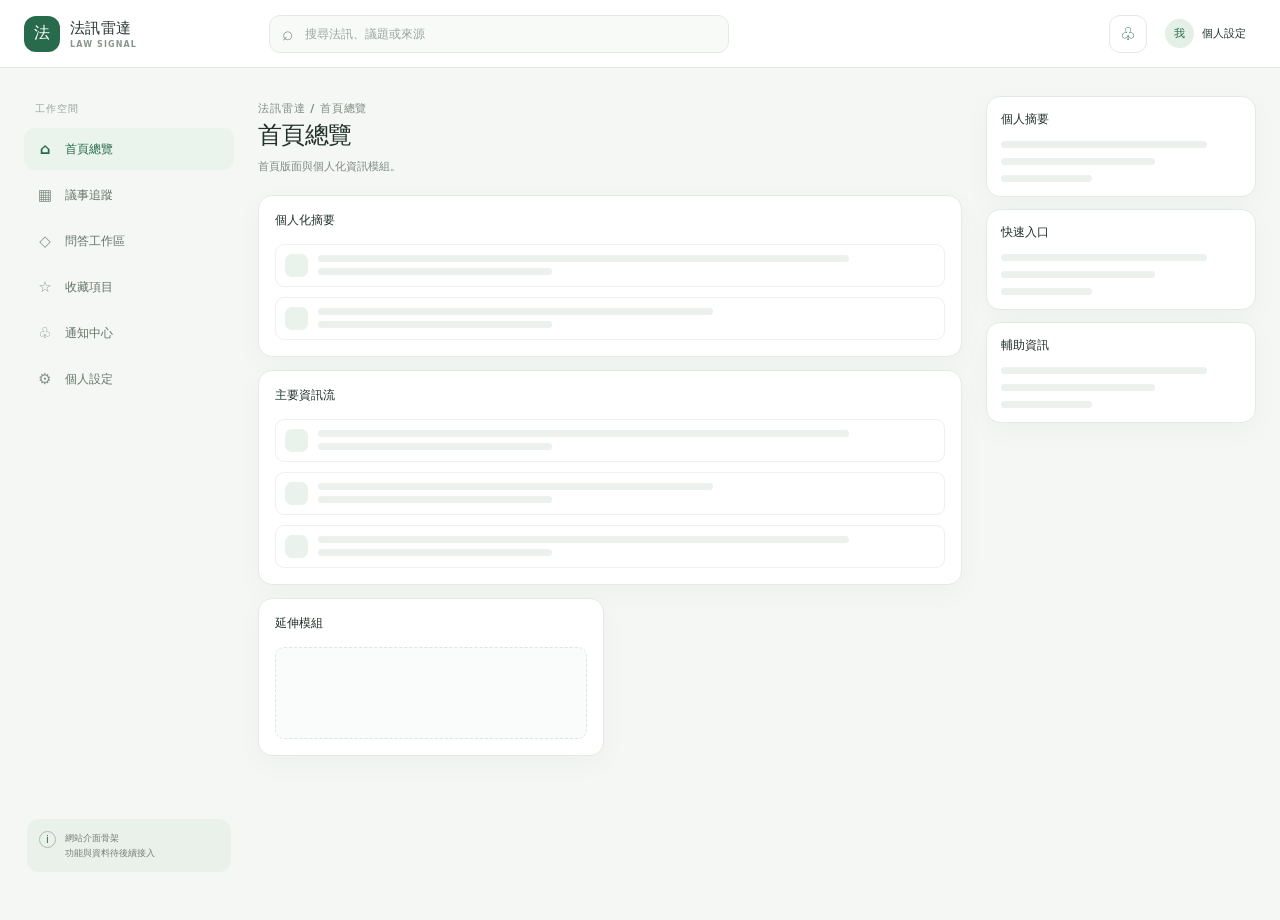
<file: prototype/layout.html>
<!doctype html>
<html lang="zh-Hant">
<head>
  <meta charset="utf-8">
  <meta name="viewport" content="width=device-width, initial-scale=1">
  <meta name="theme-color" content="#f4f7f4">
  <title>法訊雷達｜網站架構</title>
  <link rel="stylesheet" href="styles.css">
</head>
<body>
  <div class="app-shell">
    <header class="topbar">
      <a class="brand" href="#/home" aria-label="法訊雷達首頁">
        <span class="brand-mark" aria-hidden="true">法</span>
        <span class="brand-name">法訊雷達<small>LAW SIGNAL</small></span>
      </a>
      <label class="searchbox">
        <span aria-hidden="true">⌕</span>
        <input type="search" placeholder="搜尋法訊、議題或來源" aria-label="搜尋">
      </label>
      <div class="top-actions">
        <button class="icon-button" type="button" data-page="notifications" aria-label="通知">♧</button>
        <button class="profile-button" type="button" data-page="settings"><span class="avatar">我</span><span class="profile-label">個人設定</span></button>
      </div>
    </header>

    <div class="app-layout">
      <aside class="sidebar" aria-label="主要導覽">
        <p class="side-label">工作空間</p>
        <nav id="primary-navigation" class="nav-list"></nav>
        <div class="sidebar-spacer"></div>
        <div class="sidebar-note"><span class="note-mark" aria-hidden="true">i</span><span>網站介面骨架<br>功能與資料待後續接入</span></div>
      </aside>

      <main id="page-content" class="main" tabindex="-1" aria-live="polite"></main>

      <aside id="context-rail" class="context-rail" aria-label="側邊資訊模組"></aside>
    </div>

    <nav id="mobile-navigation" class="mobile-navigation" aria-label="手機版導覽"></nav>
  </div>
  <script type="module" src="src/app.js"></script>
</body>
</html>
</file>
<file: prototype/styles.css>
:root {
  color-scheme: light;
  font-family: Inter, "Noto Sans TC", "PingFang TC", system-ui, sans-serif;
  color: #213129;
  background: #f4f7f4;
  font-synthesis: none;
  text-rendering: optimizeLegibility;
  --ink: #213129;
  --muted: #7e8a82;
  --line: #e3eae4;
  --paper: #fff;
  --canvas: #f4f7f4;
  --green: #286b4c;
  --green-pale: #eaf3ec;
  --shadow: 0 8px 28px #203b2b08;
}
* { box-sizing: border-box; }
body { margin: 0; min-width: 320px; background: var(--canvas); }
button, input { font: inherit; }
button { color: inherit; cursor: pointer; }
button:focus-visible, input:focus-visible, a:focus-visible { outline: 3px solid #75b58a; outline-offset: 2px; }
.app-shell { min-height: 100vh; }
.topbar { height: 68px; position: sticky; top: 0; z-index: 5; display: flex; align-items: center; gap: 30px; padding: 0 max(24px, calc((100vw - 1440px) / 2)); background: #ffffffed; border-bottom: 1px solid var(--line); backdrop-filter: blur(14px); }
.brand { width: 215px; flex: none; display: flex; align-items: center; gap: 10px; color: var(--ink); text-decoration: none; }
.brand-mark { width: 36px; height: 36px; display: grid; place-items: center; border-radius: 12px; background: var(--green); color: white; font-weight: 800; }
.brand-name { font-size: 15px; font-weight: 760; letter-spacing: .02em; }
.brand-name small { display: block; margin-top: 2px; color: #89958d; font-size: 8px; letter-spacing: .14em; }
.searchbox { width: min(460px, 45vw); height: 38px; display: flex; align-items: center; gap: 10px; padding: 0 12px; border: 1px solid var(--line); border-radius: 11px; background: #f8faf8; color: #8c9890; }
.searchbox span { font-size: 19px; line-height: 1; }
.searchbox input { width: 100%; border: 0; outline: 0; background: transparent; color: var(--ink); font-size: 12px; }
.searchbox input::placeholder { color: #9aa59e; }
.top-actions { display: flex; align-items: center; gap: 12px; margin-left: auto; }
.icon-button, .profile-button { height: 38px; border: 1px solid var(--line); background: var(--paper); }
.icon-button { width: 38px; border-radius: 11px; color: var(--green); font-size: 18px; }
.profile-button { display: flex; align-items: center; gap: 8px; padding: 0 9px 0 5px; border-color: transparent; background: transparent; font-size: 11px; }
.avatar { width: 29px; height: 29px; display: grid; place-items: center; border-radius: 50%; background: #e4efe6; color: var(--green); font-weight: 750; }
.app-layout { width: min(1440px, 100%); min-height: calc(100vh - 68px); margin: 0 auto; display: grid; grid-template-columns: 210px minmax(0, 1fr) 270px; gap: 24px; padding: 26px 24px 48px; }
.sidebar { min-height: calc(100vh - 122px); position: sticky; top: 92px; align-self: start; display: flex; flex-direction: column; }
.side-label { margin: 8px 11px 12px; color: #9aa59e; font-size: 10px; font-weight: 700; letter-spacing: .1em; text-transform: uppercase; }
.nav-list { display: grid; gap: 4px; }
.nav-link { min-height: 42px; display: flex; align-items: center; gap: 11px; padding: 0 12px; border: 0; border-radius: 11px; background: transparent; color: #66756b; text-align: left; font-size: 12px; }
.nav-link:hover { background: #edf3ee; }
.nav-link[aria-current="page"] { background: var(--green-pale); color: var(--green); font-weight: 700; }
.nav-icon { width: 18px; text-align: center; color: #87948b; font-size: 15px; }
.nav-link[aria-current="page"] .nav-icon { color: var(--green); }
.sidebar-spacer { flex: 1; min-height: 32px; }
.sidebar-note { display: flex; gap: 9px; align-items: flex-start; margin: 16px 3px 0; padding: 12px; border-radius: 12px; background: #eaf1eb; color: #748078; font-size: 9px; line-height: 1.6; }
.note-mark { width: 17px; height: 17px; flex: none; display: grid; place-items: center; border: 1px solid #a7beac; border-radius: 50%; color: var(--green); font-size: 10px; }
.main { min-width: 0; }
.page-heading { margin: 2px 0 18px; }
.eyebrow { margin: 0 0 6px; color: var(--green); font-size: 10px; font-weight: 750; letter-spacing: .08em; }
.page-heading h1 { margin: 0; font-size: 24px; line-height: 1.4; letter-spacing: -.03em; }
.page-heading p { margin: 6px 0 0; color: var(--muted); font-size: 11px; line-height: 1.7; }
.module-grid { display: grid; grid-template-columns: repeat(2, minmax(0, 1fr)); gap: 13px; }
.module-card, .rail-card { min-width: 0; padding: 16px; border: 1px solid var(--line); border-radius: 14px; background: var(--paper); box-shadow: var(--shadow); }
.module-card.wide { grid-column: 1 / -1; }
.module-card h2, .rail-card h2 { margin: 0 0 15px; font-size: 12px; font-weight: 720; }
.skeleton-stack { display: grid; gap: 10px; }
.skeleton-row { min-height: 42px; display: flex; align-items: center; gap: 10px; padding: 9px; border: 1px solid #edf1ed; border-radius: 9px; }
.skeleton-dot { width: 23px; height: 23px; flex: none; border-radius: 7px; background: #eaf2ec; }
.skeleton-lines { flex: 1; display: grid; gap: 6px; }
.skeleton-line { height: 7px; display: block; border-radius: 8px; background: #edf1ed; }
.skeleton-line.short { width: 38%; }
.skeleton-line.medium { width: 64%; }
.skeleton-line.long { width: 86%; }
.skeleton-block { min-height: 92px; border: 1px dashed #dce6de; border-radius: 9px; background: #fafcfb; }
.context-rail { padding-top: 2px; }
.rail-card { margin-bottom: 12px; padding: 14px; }
.rail-card h2 { margin-bottom: 13px; }
.mobile-navigation { display: none; }
@media (max-width: 1050px) {
  .app-layout { grid-template-columns: 190px minmax(0, 1fr); gap: 20px; }
  .context-rail { display: none; }
}
@media (max-width: 680px) {
  .topbar { height: 60px; gap: 12px; padding: 0 15px; }
  .brand { width: auto; }
  .brand-name { display: none; }
  .searchbox { width: auto; flex: 1; }
  .profile-label { display: none; }
  .top-actions { gap: 5px; }
  .app-layout { min-height: calc(100vh - 60px); display: block; padding: 22px 15px 94px; }
  .sidebar { display: none; }
  .page-heading h1 { font-size: 21px; }
  .module-grid { grid-template-columns: 1fr; gap: 10px; }
  .module-card.wide { grid-column: auto; }
  .mobile-navigation { position: fixed; right: 0; bottom: 0; left: 0; z-index: 6; display: grid; grid-template-columns: repeat(5, 1fr); padding: 8px 7px max(8px, env(safe-area-inset-bottom)); border-top: 1px solid var(--line); background: #ffffffed; backdrop-filter: blur(14px); }
  .mobile-navigation .nav-link { min-height: 48px; display: grid; justify-items: center; align-content: center; gap: 2px; padding: 3px 0; border-radius: 9px; font-size: 9px; }
  .mobile-navigation .nav-icon { font-size: 16px; }
}
</file>
